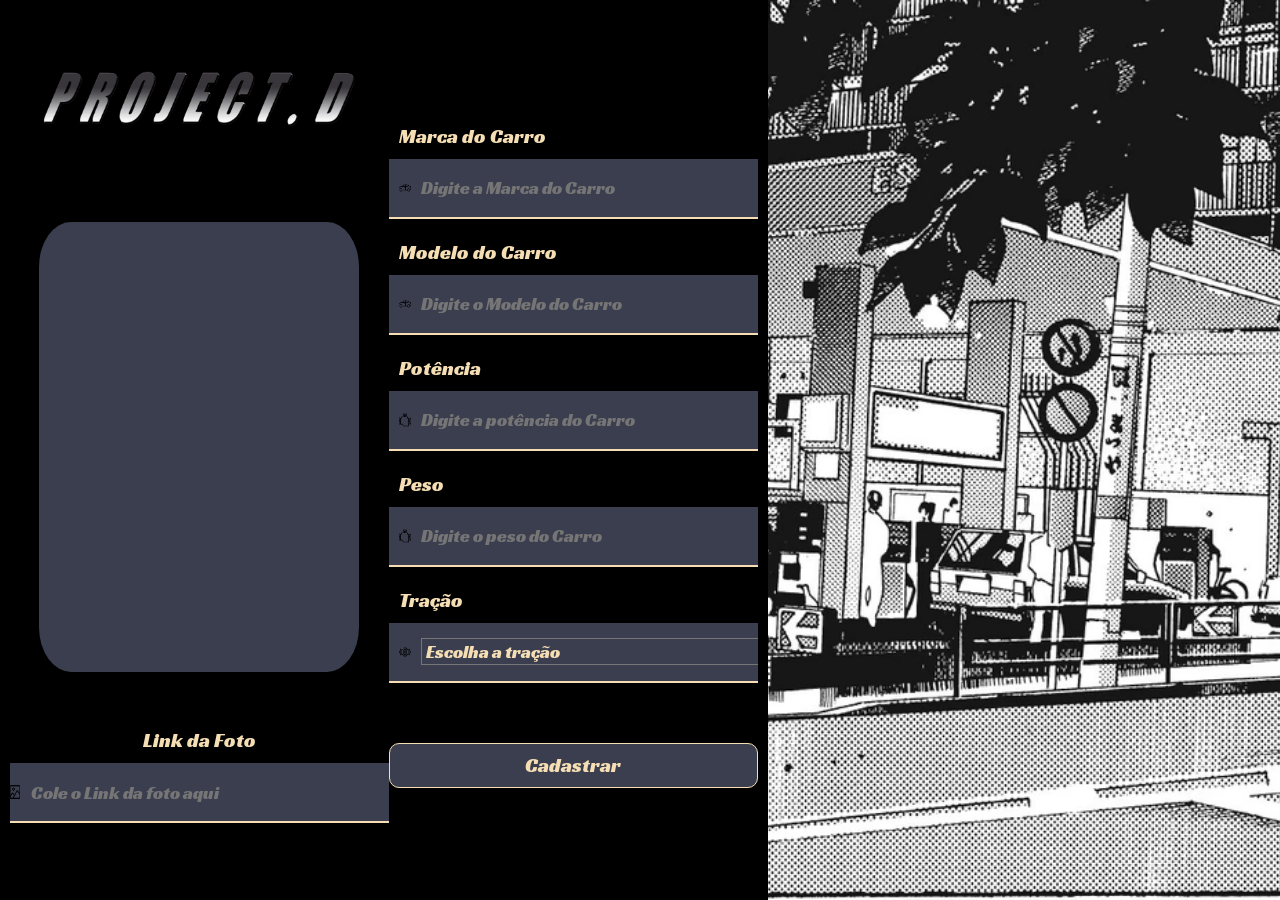
<file: public/cadastro-carro.html>
<!DOCTYPE html>
<html lang="en">
<head>
    <meta charset="UTF-8">
    <meta name="viewport" content="width=device-width, initial-scale=1.0">
    <title>Project D / Cadastro Carro</title>
    <link rel="stylesheet" href="assets/style.css">
    <link rel="shortcut icon" href="assets/imgs/Project_d_icon.png" type="image/x-icon">
    <script src="./js/sessao.js"></script>
    <script src="js/validacoes.js"></script>
</head>
<body>
    <main class="cadastro-carro">
        <section class="container-cadastro-carro">

        <div id="container_foto">
            <a href="index.html">
                <img src="assets/imgs/Project_d_logo.png" alt="Logo do Project D" id="logo">
            </a>
            <div class="campo_foto_carro" id="div_foto">
                
            </div>
            <label for="url_foto">Link da Foto</label>
            <div class="campo url" id="campo_url">
                <img src="assets/icones/galeria-de-fotos.png" alt="">
                <input type="text" id="url_foto" oninput="verificarFotoCarro();verificarDigitarCad()" placeholder="Cole o Link da foto aqui">
            </div>
        </div>
        <div id="container_campos">
            
                <label for="ipt_marca">Marca do Carro</label>
                <div class="campo" id="campo_marca">
                    <img src="assets/icones/carro.png" alt="">
                    <input type="text" id="ipt_marca" placeholder="Digite a Marca do Carro" oninput="verificarDigitarCad()">
                </div>
                <label for="ipt_modelo">Modelo do Carro</label>
                <div class="campo" id="campo_modelo">
                    <img src="assets/icones/carro.png" alt="">
                    <input type="text" id="ipt_modelo" placeholder="Digite o Modelo do Carro" oninput="verificarDigitarCad()">
                </div>
                <p id="msg_email"></p>
                <label for="ipt_potencia">Potência</label>
                <div class="campo" id="campo_potencia">
                    <img src="assets/icones/motor.png" alt="">
                    <input type="text" id="ipt_potencia" placeholder="Digite a potência do Carro" maxlength="6" oninput="mascaraCavalo();verificarDigitarCad()">
                </div>
                <label for="ipt_peso">Peso</label>
                <div class="campo" id="campo_peso">
                    <img src="assets/icones/motor.png" alt="">
                    <input type="text" id="ipt_peso" placeholder="Digite o peso do Carro" maxlength="6" oninput="mascaraCavalo();verificarDigitarCad()">
                </div>
                <label for="ipt_tracao">Tração</label>
                <div class="campo" id="campo_tracao">
                    <img src="assets/icones/eixo.png" alt="">
                    <select id="slt_tracao" onchange="verificarDigitarCad()">
                        <option value="nulo" disabled selected>Escolha a tração</option>
                        <option value="FR">Traseira</option>
                        <option value="FF">Fronteira</option>
                        <option value="AWD">Integral</option>
                    </select>
                </div>
                <div id="div_mensagem">
                </div>
                <button onclick="cadastrarCarro()">Cadastrar</button>
                
        </div>
        </section>
    </main>
</body>
</html>
</file>
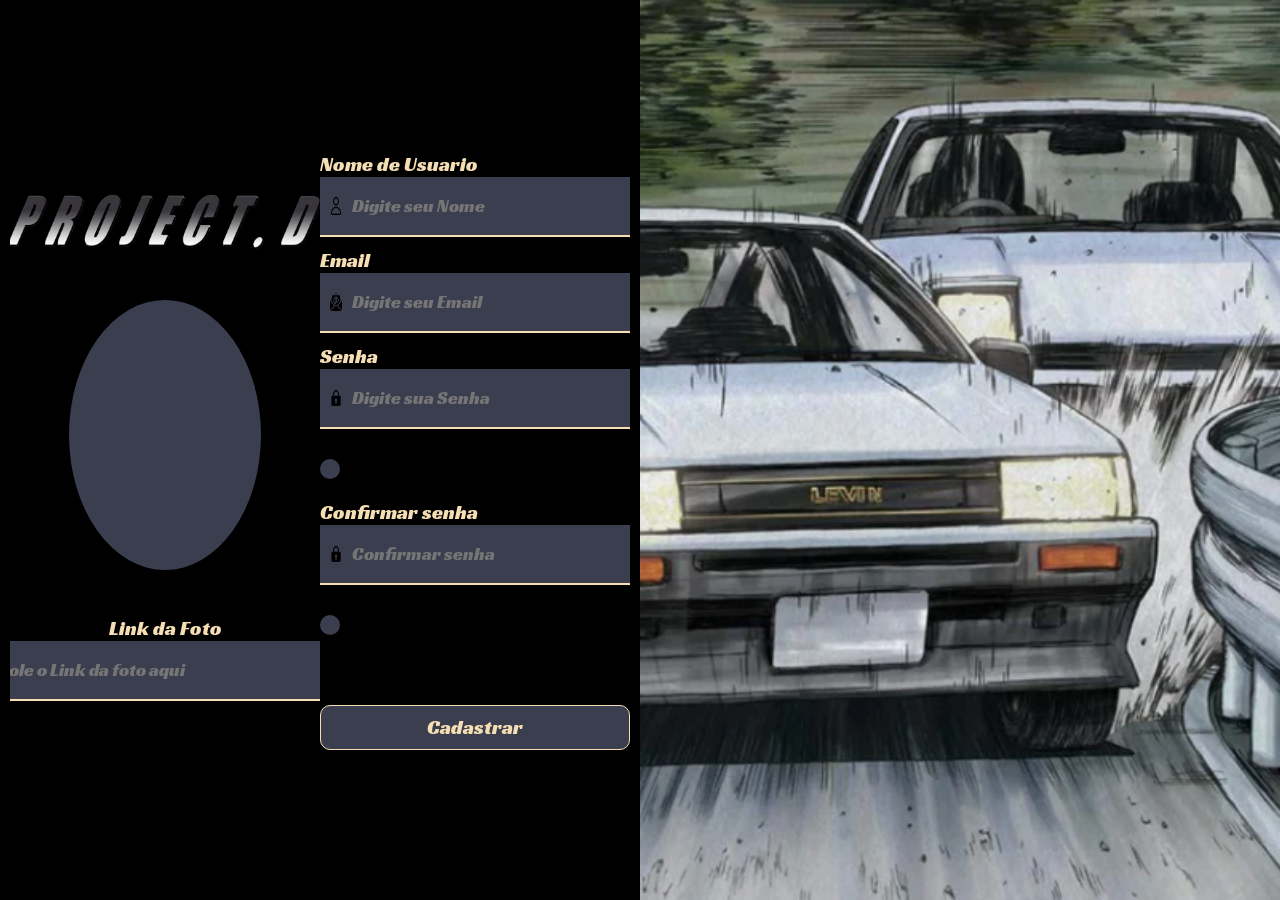
<file: public/cadastro.html>
<!DOCTYPE html>
<html lang="en">
<head>
    <meta charset="UTF-8">
    <meta name="viewport" content="width=device-width, initial-scale=1.0">
    <title>Project D / Cadastro</title>
    <link rel="stylesheet" href="assets/style.css">
    <link rel="shortcut icon" href="assets/imgs/Project_d_icon.png" type="image/x-icon">
    <script src="./js/sessao.js"></script>
    <script src="js/validacoes.js"></script>
</head>
<body>
    <main class="cadastro">
        <section class="container-cadastro">

        <div id="container_foto">
            <a href="index.html">
                <img src="assets/imgs/Project_d_logo.png" alt="Logo do Project D" id="logo">
            </a>
            <div class="campo_foto" id="div_foto">
                
            </div>
            <label for="url_foto">Link da Foto</label>
            <div class="campo url" id="campo_url">
                <img src="assets/icones/galeria-de-fotos.png" alt="">
                <input type="text" id="url_foto" oninput="verificarFoto()" placeholder="Cole o Link da foto aqui" oninput="verificarDigitar()">
            </div>
        </div>
        <div id="container_campos">
            
                <label for="ipt_nome">Nome de Usuario</label>
                <div class="campo" id="campo_nome">
                    <img src="assets/icones/do-utilizador.png" alt="">
                    <input type="text" id="ipt_nome" placeholder="Digite seu Nome" oninput="verificarDigitar()">
                </div>
                <label for="ipt_email">Email</label>
                <div class="campo" id="campo_email">
                    <img src="assets/icones/o-email.png" alt="">
                    <input type="text"id="ipt_email" placeholder="Digite seu Email" oninput="verificarDigitar()">
                </div>
                <p id="msg_email"></p>
                <label for="ipt_senha">Senha</label>
                <div class="campo" id="campo_senha">
                    <img src="assets/icones/trancar.png" alt="">
                    <input type="password" id="ipt_senha" placeholder="Digite sua Senha" oninput="verificarSenha(); verificarDigitar()">
                </div>
                <div class="semaforo-container">
                    <div id="luz_semaforo" class="luz apagada"></div>
                    <div id="msg_senha"></div>
                </div>
                <label for="ipt_confirmar_senha">Confirmar senha</label>
                <div class="campo" id="campo_conf_senha">
                    <img src="assets/icones/trancar.png" alt="">
                    <input type="password"id="ipt_confirmar_senha" placeholder="Confirmar senha" oninput="verificarSenha(); verificarDigitar()">
                </div><div class="semaforo-container">
                    <div id="luz_semaforo2" class="luz apagada"></div>
                    <div id="msg_conf"></div>
                </div>
                <div id="div_mensagem">
                </div>
                <button onclick="cadastrar()">Cadastrar</button>
                
        </div>
        </section>
    </main>
</body>
</html>
</file>
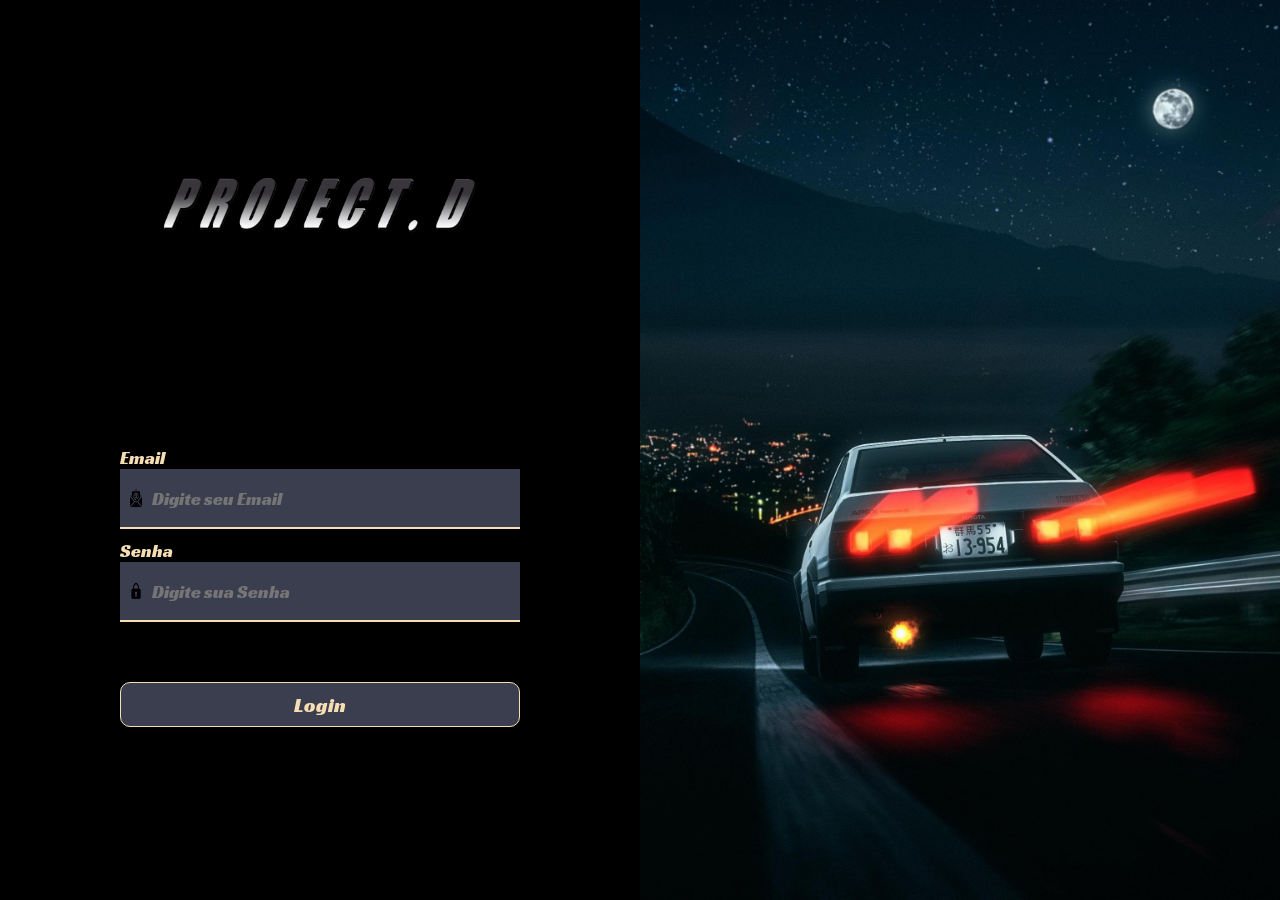
<file: public/login.html>
<!DOCTYPE html>
<html lang="en">
<head>
    <meta charset="UTF-8">
    <meta name="viewport" content="width=device-width, initial-scale=1.0">
    <title>Project D / Login</title>
    <link rel="stylesheet" href="assets/style.css">
    <link rel="shortcut icon" href="assets/imgs/Project_d_icon.png" type="image/x-icon">
    <script src="js/validacoes.js"></script>
</head>
<body>
    <main class="login">
        <section class="container-login">

            <a href="index.html">
                <img src="assets/imgs/Project_d_logo.png" alt="Logo do Project D" id="logo">
            </a>
            
        <div id="container_campos">
            
                <label for="ipt_email">Email</label>
                <div class="campo" id="campo_email">
                    <img src="assets/icones/o-email.png" alt="">
                    <input type="text"id="ipt_email" placeholder="Digite seu Email" oninput="verificarDigitarLog()">
                </div>
                <p id="msg_email"></p>
                <label for="ipt_senha">Senha</label>
                <div class="campo" id="campo_senha">
                    <img src="assets/icones/trancar.png" alt="">
                    <input type="password" id="ipt_senha" placeholder="Digite sua Senha" oninput="verificarDigitarLog()">
                </div>
                

                <div id="div_mensagem">
                </div>
                <button onclick="logar()">Login</button>
                
        </div>
        </section>
    </main>
</body>
</html>
</file>
<file: public/assets/style.css>
@font-face {
    font-family: racing;
    src: url("fonts/Racing_Sans_One/RacingSansOne-Regular.ttf");
}
@font-face {
    font-family: seibi;
    src: url("fonts/Seibi Ookido/Seibi Ohkido.otf");
}

*{
    padding: 0;
    margin: 0;
    box-sizing: border-box;
    text-decoration: none;
    font-family: racing;
    overflow-x: hidden;
}

/* Variveis configuradas no VS Code*/
:root{
    --cor-fundo-preto: #121212;
    --cor-fundo: #1b1e2d;
    --cor-botao: #3b3e4f;
    --cor-texto: wheat;
}

/* Estilizações do Index*/
body{
    background-color: var(--cor-fundo-preto);
}
.video-container{
    width: 100vw;
    height: 100vh;
    overflow: hidden; 
    display: flex;
    align-items: center;
    justify-content: center;
}

.imagem-fundo{
    position: absolute;
    top: 0;
    left: 0;
    width: 100vw;
    height: 100vh;
    overflow: hidden; 
    z-index: -1;
}

.imagem-fundo video{
    width: 100%;
    height: 120%;
    object-fit: cover;
    position: absolute;
    filter: brightness(0.5);
    top: 0; 
    left: 0;
    }

.barra{
    position: relative;
    background-color: black;
    height: 15vh;
    border-radius: 60px;
    display: flex;
    align-items: center;
    margin: 20px;
    padding: 20px;
    flex-direction: row;
    justify-content: space-between;
    overflow-y: hidden;
}

.barra img{
    margin-left: 20px;
    height: 50px;
}

.btn-head{
    display: flex;
    align-items: center;
}
.btn-head a{
    height: 5vh;
    width: 10vw;
    text-align: center;
    display: flex;
    align-items: center;
    justify-content: center;
    background-color: var(--cor-botao);
    color: white;
    font-size: 120%;
    margin: 10px;
    border-radius: 20px;
    transition: 0.5s;
}
.btn-head a:hover{
    background-color: white;
    color: var(--cor-botao);

}

.container-main{
    display: flex;
    justify-content: center;
    flex-direction: column;
}
.container-main h1{
    margin-bottom: 10%;
    font-size: 50px;
    text-align: center;
    color: var(--cor-texto);
    background-color: var(--cor-botao);
    font-size: 200px;
     white-space: nowrap;
     font-family: seibi;
}
.section img{
    margin-left: 5%;
    border-radius: 20px;
    filter: brightness(0.5);
}
.textos{
    display: flex;
    flex-direction: column;
    justify-content: center;
    text-align: center;
}
.section{
    display: flex;
    justify-content: center;
    margin-bottom: 20%;
    height: 70vh;
}
.section video{
    border-radius: 20px;
    margin-right: 2%;
    margin-left: 2%;
    filter: brightness(0.5);
}

.takumi-section img{
    margin-left: 5%;
    border-radius: 20px;
    filter: brightness(0.5);
}

.textos p{
    color: var(--cor-texto);
    font-size: 25px;
    width: 500px;
    height: 40vh;
    margin: 20px;
}
.textos h2{
    color: var(--cor-texto);
    font-size: 200%;
    margin-bottom: 20%;
    font-family: seibi;
}
.footer-site{
    background-color: black;
    display: flex;
    padding: 3%;
}

.footer-site img{
    height: 10vh;

}

/* Estilização do Cadastro */
.cadastro{
    background-image: url(imgs/wallpaper_wataru_takumi.webp);
    background-size: cover;
}

.container-cadastro{
    background-color: black;
    display: flex;
    justify-content: space-evenly;
    align-items: center;
    flex-direction: row;
    height: 100vh;
    width: 50%;
    padding: 10px;
}
.container-cadastro label{
    color: var(--cor-texto);
    overflow-y: hidden;
    font-size: 20px;
}

#logo{
    height: 60px;
    margin-bottom: 5vh;
}

.campo_foto{
    height: 30vh;
    width: 1vw;
    border-radius: 50%;
    margin-bottom: 5vh;
    width: 15vw;
    background-color: var(--cor-botao);
    display: flex;
    justify-content: center;
    align-items: center;
    overflow-y: hidden;
}

.foto_perfil{
    width: 100%;
    height: 100%;
    border-radius: 50%;
    object-fit: cover;
    object-position: center;
}

.campo{
    height: 60px;
    width: 400px;
    margin-bottom: 10px;
    display: flex;
    padding: 10px;
    align-items: center;
    border-bottom: 2px solid var(--cor-texto);
    background-color: #3b3e4f;
    overflow-y: hidden;
}

.campo input{
    background-color: transparent;
    outline: none;
    color: var(--cor-texto);
    margin-left: 10px;
    border: none;
    font-size: 18px;
    width: 380px;
}
.campo img{
    height: 2vh;
    width: 1vw;
}

.container-cadastro button{
    font-size: 20px;
    margin-top: 50px;
    height: 5vh;
    width: 100%;
    border-radius: 10px;
    transition: 0.5s;
    border: 1px solid var(--cor-texto);
    background-color: var(--cor-botao);
    color: var(--cor-texto);
}

.container-cadastro button:hover{
    background-color: var(--cor-texto);
    color: var(--cor-botao);
}
.shake{
    border-color: red !important ;
    animation: shake 0.5s;
}
.mensagem_erro{
    color: red;
    font-size: 18px;
    visibility: hidden;
}
@keyframes shake{
    0%,
    100% {
        transform: translateX(0);
    }
    10%,
    30%,
    50%,
    70%,
    90% {
        transform: translateX(-5px);
    }
    20%,
    40%,
    60%,
    80%{
        transform: translateX(5px);
    }

}
.erro{
    color: rgb(182, 22, 22);
    font-size: 15px;
    border-left: solid red 5px;
    background-color: rgb(252, 98, 98);
    padding: 20px;
}

.sucesso{
    color: green;
    font-size: 15px;
    border-left: solid green 5px;
    background-color: rgb(67, 165, 67);
    padding: 20px;
}
.senhaFraca{
    color: red;
    margin-left: 10px;
}
.senhaMedia{
    color: yellow;
    margin-left: 10px;
}
.senhaForte{
    color: rgb(1, 189, 1);
    margin-left: 10px;
}

.semaforo-container{
    display: flex;
    align-items: center;
    margin-top: 20px;
    margin-bottom: 20px;
}

.luz{
    border-radius: 50%;
    height: 20px;
    width: 20px;
    background-color: #3b3e4f;
}

.apagada{
    background-color: #3b3e4f;
}

.fraca{
    background-color: red;
}

.media{
    background-color: yellow;
}

.forte{
    background-color: rgb(2, 211, 2);
}

/* Estilização do Login */
.container-login{
    background-color: black;
    display: flex;
    justify-content: space-evenly;
    align-items: center;
    flex-direction: column;
    height: 100vh;
    width: 50%;
    padding: 10px;
}
.container-login label{
    color: var(--cor-texto);
    font-size: 18px;
}

.container-login button{
    font-size: 20px;
    margin-top: 50px;
    height: 5vh;
    width: 100%;
    border-radius: 10px;
    transition: 0.5s;
    border: 1px solid var(--cor-texto);
    background-color: var(--cor-botao);
    color: var(--cor-texto);
}

.container-login button:hover{
    background-color: var(--cor-texto);
    color: var(--cor-botao);
}
.login{
    background-image: url(imgs/wallpaper_trueno.jpg);
    background-size: cover;
}

/* Estilizações do menu lateral Dashboard */

.container-menu{
    background-color: black;
    border-radius: 0px 20px 20px  0px;
    width: 25%;
    height: 100vh;
    display: flex;
    justify-content: center;
    align-items: center;
    flex-direction: column;
    position: fixed;
}

.btn-head.menu{
    flex-direction: column;
}

.btn-head.menu a{
    width: 15vw;
    font-family: seibi;
}

.btn-head.menu a.active{
    background-color: white;
    color: var(--cor-botao);
}

/* Cadastro do Carro*/
.cadastro-carro{
    background-image: url(imgs/posto_gasolina_initial_d.webp);
    background-size: cover;
}

.container-cadastro-carro{
    background-color: black;
    display: flex;
    justify-content: space-evenly;
    align-items: center;
    flex-direction: row;
    height: 100vh;
    width: 60%;
    padding: 10px;
}
.container-cadastro-carro label{
    color: var(--cor-texto);
    overflow-y: hidden;
    font-size: 20px;
    margin: 10px;
}
.container-cadastro-carro button{
    font-size: 20px;
    margin-top: 50px;
    height: 5vh;
    width: 100%;
    border-radius: 10px;
    transition: 0.5s;
    border: 1px solid var(--cor-texto);
    background-color: var(--cor-botao);
    color: var(--cor-texto);
}
#container_campos{
    display: flex;
    justify-content: space-between;
    flex-direction: column;
}
.container-cadastro-carro button:hover{
    background-color: var(--cor-texto);
    color: var(--cor-botao);
}


#container_foto{
    display: flex;
    justify-content: center;
    align-items: center;
    flex-direction: column;
}

.campo_foto_carro{
    height: 30vh;
    margin: 5vh;
    width: 25vw;
    Background-color: var(--cor-botao);
    display: flex;
    justify-content: center;
    align-items: center;
    border-radius: 10%;
    overflow-y: hidden;
}

.foto_carro{
    width: 100%;
    height: 100%;
    object-fit: cover;
    object-position: center;
}

#slt_tracao{
    background-color: var(--cor-botao);
    color: var(--cor-texto);
    margin-left: 10px;
    font-size: 18px;
    width: 380px;
}

/*menu do perfil do piloto*/

.container-perfil{
    display: flex;
    align-items: center;
    flex-direction: column;
    margin-left: 30%;
    margin-top: 10%;
}
.container-perfil h2{
    position: absolute;
    top: 3vh;
    color: white;
    font-size: 8vh;
    font-family: seibi;
}
#container_foto_perfil{
    display: flex;
    flex-direction: row;
    width: 100%;
}

.container_mensagem{
    display: flex;
    justify-content: center;
    align-items: center;
    height: 20vh;
}
.container_mensagem p{
    font-size: 4vh;
    color: var(--cor-texto);
}

.campo_foto.perfil{
    height: 40vh;
    width: 20vw;
}
.container-nome{
    margin-left: 20%;
    display: flex;
    flex-direction: column;
    justify-content: space-evenly;
}
.container-nome h1{
    font-size: 5vh;
    color: var(--cor-texto);
    font-family: seibi;
    margin: 5%;
}

.container-nome textarea{
    background-color: var(--cor-fundo-preto);
    min-height: 25vh;
    width: 20vw;
    border: solid 1px var(--cor-fundo-preto);
    outline: none;
    resize: none;
    font-size: 2vh;
    color: var(--cor-texto);
}

.editavel{
    border: solid 2px var(--cor-texto);
    
}

.container-nome button{
    font-size: 20px;
    margin-top: 50px;
    height: 5vh;
    width: 100%;
    border-radius: 10px;
    transition: 0.5s;
    border: 1px solid var(--cor-texto);
    background-color: var(--cor-botao);
    color: var(--cor-texto);
}


.container-nome button:hover{
    background-color: var(--cor-texto);
    color: var(--cor-botao);
}

.container_grafico_perfil{
    overflow-y: hidden;
    display: flex;
    flex-direction: column;
    justify-content: space-between;
}

.container_grafico_perfil                                                                                                                div{
    border: solid 0.2vh var(--cor-texto);
    border-radius: 5vh;
}
#kpi_grafico{
    display: flex;
    flex-direction: row;
    padding: 2vh;
    justify-content: space-evenly;
}

#kpi_grafico div{
    padding: 5vh;
    width: 15vw;
    align-items: center;
    justify-content: center;
}

#kpi_grafico p{
    color: white;
}

.box_grafico{
    overflow-y: hidden;
    display: flex;
    flex-direction: row;
    justify-content: space-around;
    width: 60vw;
    height: 50vh;
    padding: 2vh;
    margin-bottom: 10vh;
    margin-top: 5vh;
}

#perfil_pista{
    margin-right: 10%;
}

/*MENU DA GARAGEM*/

.container-garagem{
    display: flex;
    align-items: center;
    flex-direction: column;
    margin-left: 30%;
}
.container-garagem h1{
    color: white;
    font-size: 8vh;
    font-family: seibi;
}
.campo_foto_carro.dash{
    width: 50vw;
    height: 50vh;
    background-color: var(--cor-fundo-preto);
}

#div_foto{
    display: flex;
    flex-direction: column;
}
#div_foto h1{
    color: var(--cor-texto);
}

#div_foto a{
    font-size: 20px;
    margin-top: 50px;
    height: 5vh;
    width: 20%;
    display: flex;
    align-items: center;
    justify-content: center;
    border-radius: 10px;
    transition: 0.5s;
    border: 1px solid var(--cor-texto);
    background-color: var(--cor-fundo-preto);
    color: var(--cor-texto);
}

#div_foto a:hover{
    background-color: var(--cor-texto);
    color: var(--cor-botao);
    cursor: pointer;
}

.container_dados{
    display: flex;
    flex-direction: row;
    justify-content: space-evenly;
}

.container_dados_pneu{
    display: flex;
    flex-direction: column;
    justify-content: center;
    align-items: center;
    height: 40vh;
    border-radius: 10vh;
    width: 25vw;
    margin-right: 2vw;
    background-color: rgb(48, 47, 47);
    border: 2px solid var(--cor-texto);
}
.container_dados_pneu h2{
    color: var(--cor-texto);
    font-size: 3vh;
    text-align: center;
    margin-bottom: 2vh;
}
.container_dados_pneu a{
    display: flex;
    align-items: center;
    justify-content: center;
    padding: 10px;
    font-size: 20px;
    height: 5vh;
    border-radius: 10px;
    transition: 0.5s;
    border: 1px solid var(--cor-texto);
    background-color: var(--cor-fundo-preto);
    color: var(--cor-texto);
}

.container_dados_pneu a:hover{
    background-color: var(--cor-texto);
    color: var(--cor-botao);
    cursor: pointer;
}


#dianteira{
    position: relative;
    display: flex;
    flex-direction: row;
    align-items: center;
    justify-content: center;
    margin-bottom: 14vh;
}
#dianteira span{
    color: var(--cor-texto);
    font-size: 2vh;
}

#traseira{
    position: relative;
    display: flex;
    flex-direction: row;
    align-items: center;
    justify-content: center;
    margin-bottom: 6vh;
}
#traseira span{
    color: var(--cor-texto);
    font-size: 2vh;
}

.eixo{
    height: 1vw;
    width: 8vw;
    background-color: gray;
}

.carda{
    position: absolute;
    height: 20vh;
    width: 1vw;
    background-color: gray;
    margin: 0 auto;
}

.pneu{
    display: flex;
    justify-content: center;
    width: 2vw;
    border-radius: 10%;
    height: 6vh;
    margin: 0 1vh 0 1vh;
    align-items: center;
}

.pneu p{
    color: white;
    font-size: 1.5vh;
}

.container_dados_carro{
    display: flex;
    flex-direction: column;
    height: 40vh;
    border-radius: 10vh;
    width: 25vw;
    background-color: rgb(48, 47, 47);
    border: 2px solid var(--cor-texto);
}

.container_dados_carro h2{
    color: var(--cor-texto);
    font-size: 4vh;
    text-align: center;
}


.info{
    display: flex;
    flex-direction: row;
    align-items: center;
    width: 100%;
    margin-left: 10%;
}

.info img{
    height: 5vh;
}

.info p{
    color: var(--cor-texto);
    font-size: 2vh;
    margin-left: 10%;
}

.info span{
    color: white;
}

/* MENU SAIR E PNEU*/

.tela_escura{
    position: fixed;
    top: 0;
    left: 0;
    width: 100vw;
    height: 100vh; 
    background-color: rgba(0, 0, 0, 0.85);

    display: flex;
    justify-content: center;
    align-items: center;
}


.menu_destaque{
    display: flex;
    justify-content: center;
    align-items: center;
    flex-direction: column;
    background-color: rgba(0, 0, 0, 0.75);
    backdrop-filter: blur(10px);
    height: 40vh;
    width: 50vw;
    border-radius: 10vh;
    border: 1px solid rgba(245, 222, 179, 0.2);
}

.menu_destaque.cad_pneu{
    display: flex;
    justify-content: center;
    align-items: center;
    flex-direction: column;
    background-color: rgba(0, 0, 0, 0.75);
    backdrop-filter: blur(10px);
    height: 80vh;
    width: 50vw;
    border-radius: 10vh;
    border: 1px solid rgba(245, 222, 179, 0.2);
}

.container_pneu{
    display: flex;
    justify-content: center;
    flex-direction: row;
    align-items: center;
    text-align: center;
}
.cad_pneu select{
    background-color: var(--cor-botao);
    color: var(--cor-texto);
    text-align: center;
    padding: 1vh;
    height: 5vh;
    width: 10vw;
    border-radius: 2vh;
    margin: 2vh 0 2vh 0;
    font-size: 18px;
    outline: none;
}

.cad_pneu p{
    text-align: center;
    color: var(--cor-texto);
    width: 30vw;
    font-size: 2vh;
}
.cad_pneu img{
    height: 30vh;
    width: 15vw;
    border-radius: 5vh;
    margin-left: 2vh;
    text-align: center;
    color: var(--cor-texto);
}



.menu_destaque h2{
    color: var(--cor-texto);
    font-size: 5vh;
    margin-bottom: 10vh;
}

/* Menu de pistas */

.pistas_section{
    display: flex;
    align-items: center;
    flex-direction: column;
    margin-left: 30%;
}
.pistas_section h1{
    color: white;
    font-size: 8vh;
    font-family: seibi;
    margin-bottom: 2vh;
}


.condicao_corrida{
    display: flex;
    flex-direction: row;
    justify-content: space-evenly;
}

#box_pistas{
    display: flex;
    flex-direction: row;
    justify-content: center;
    align-items: center;
    margin: 10px;
    padding: 20px;
    height: 40vh auto;
    width: 90%;
    border-radius: 20px;
    border: solid 2px var(--cor-texto);
}

#box_pistas img{
    border-radius: 10px;
    height: 30vh;
    width: 40vw;
}

#box_pistas h2{
    text-align: center;
    color: white;
    font-size: 5vh;
    font-family: seibi;
    margin-bottom: 2vh;
}

#box_pistas div{
    display: flex;
    align-items: center;
    flex-direction: column;
}

.box_corrida div{
    display: flex;
    flex-direction: row;
    justify-content: space-between;
}

.box_corrida img{
    margin-bottom: 5vh;
}
.box_corrida select{
    background-color: var(--cor-botao);
    color: var(--cor-texto);
    text-align: center;
    padding: 1vh;
    height: 5vh;
    width: 10vw;
    border-radius: 2vh;
    font-size: 18px;
    outline: none;
}

.box_corrida h3{
    font-size: 2vh;
    color: var(--cor-texto);
}

#box_pistas button{
    font-size: 2vh;
    margin-top: 10%;
    height: 5vh;
    width: 40%;
    padding: 1vh;
    border-radius: 10px;
    transition: 0.5s;
    border: 1px solid var(--cor-texto);
    background-color: var(--cor-botao);
    color: var(--cor-texto);
}

#box_pistas button:hover{
    background-color: var(--cor-texto);
    color: var(--cor-botao);
}

#box_pistas p{
    color: var(--cor-texto);
    font-size: 2vh;
    width: 80%;
}
.box_corrida.pneu_box{
    display: flex;
    flex-direction: column;
    justify-content: center;
    align-items: center;
}
.box_corrida.pneu_box h2{
    color: var(--cor-texto);
    font-size: 3vh;
    text-align: center;
    margin-bottom: 2vh;
}
/* MENU de corridas */

#container_pista_corrida{
    display: flex;
    align-items: center;
    flex-direction: column;
    margin-left: 30%;
}

#container_pista_corrida h1{
    color: white;
    font-size: 8vh;
    font-family: seibi;
    margin-bottom: 2vh;
}

#container_pista_corrida div{
    margin: 2vh;
}

.info_pista_corrida{
    display: flex;
    flex-direction: row;
    align-items: center;
    justify-content: space-evenly; 
    width: 100%;
    height: 50vh;
    overflow-y: hidden;
}

.info_pista_corrida canvas{
    margin-top: 10vh;
    width: 400px;
    height: 400px;
}

.condicao_corrida{
    display: flex;
    flex-direction: row;
}

.info_pista_corrida img{
    height: 50vh;
    border-radius: 10vh;
}

.box_corrida{
    display: flex;
    flex-direction: column;
    margin: 10px;
    padding: 20px;
    border-radius: 20px;
    width: 30vw;
    border: 0.2vh solid var(--cor-texto);
}

.box_corrida h2{
    text-align: center;
    color: var(--cor-texto);
}

.box_corrida img{
    height: 15vh;
}
.condicao_perfil{
    display: flex;
    flex-direction: column;
}

.box_corredores{
    display: flex;
    flex-direction: row;
    justify-content: center;
    align-items: center;
    border: 0.2vh solid var(--cor-texto);
    border-radius: 5vh;
    width: 63vw;
}


.box_corredores img{
    border-radius: 50%;
    object-fit: cover;
    object-position: center;
    height: 40vh;
    margin: 0 2vh 0 2vh;
}

.box_corredores h3{
    color: var(--cor-texto);
    margin-right: 2vw;
}

.box_corredores select{
    background-color: var(--cor-botao);
    color: var(--cor-texto);
    text-align: center;
    padding: 1vh;
    height: 5vh;
    width: 10vw;
    border-radius: 2vh;
    font-size: 18px;
    outline: none;
}
.box_corredores.slt{
    height: 20vh;
    justify-content: center;
}

.box_corredores.slt button{
    font-size: 2vh;
    height: 5vh;
    width: 20%;
    border-radius: 10px;
    transition: 0.5s;
    border: 1px solid var(--cor-texto);
    background-color: var(--cor-botao);
    color: var(--cor-texto);
}
.box_corredores.slt button:hover{
   background-color: var(--cor-texto);
   color: var(--cor-botao);
}

#img_bandeira{
    height: 20vh;
}

/* Cadastro da Pista */

.cadastro-pista{
    background-image: url(imgs/pista_haruna_wallpaper.webp);
    object-fit: center;
    background-size: cover;
}

.campo_foto_carro{
    height: 50vh;    
}

.campo.text{
    height: 20vh;
    padding: 1vh;
}

#slt_sentido_inclinacao{
    background-color: var(--cor-botao);
    color: var(--cor-texto);
    margin-left: 10px;
    font-size: 18px;
    width: 380px;
}

.campo textarea{
    background-color: transparent;
    height: 19vh;
    width: 100%;
    resize: none;
    color: var(--cor-texto);
    font-size: 2vh;
    outline: none;
    border: none;
}
</file>
